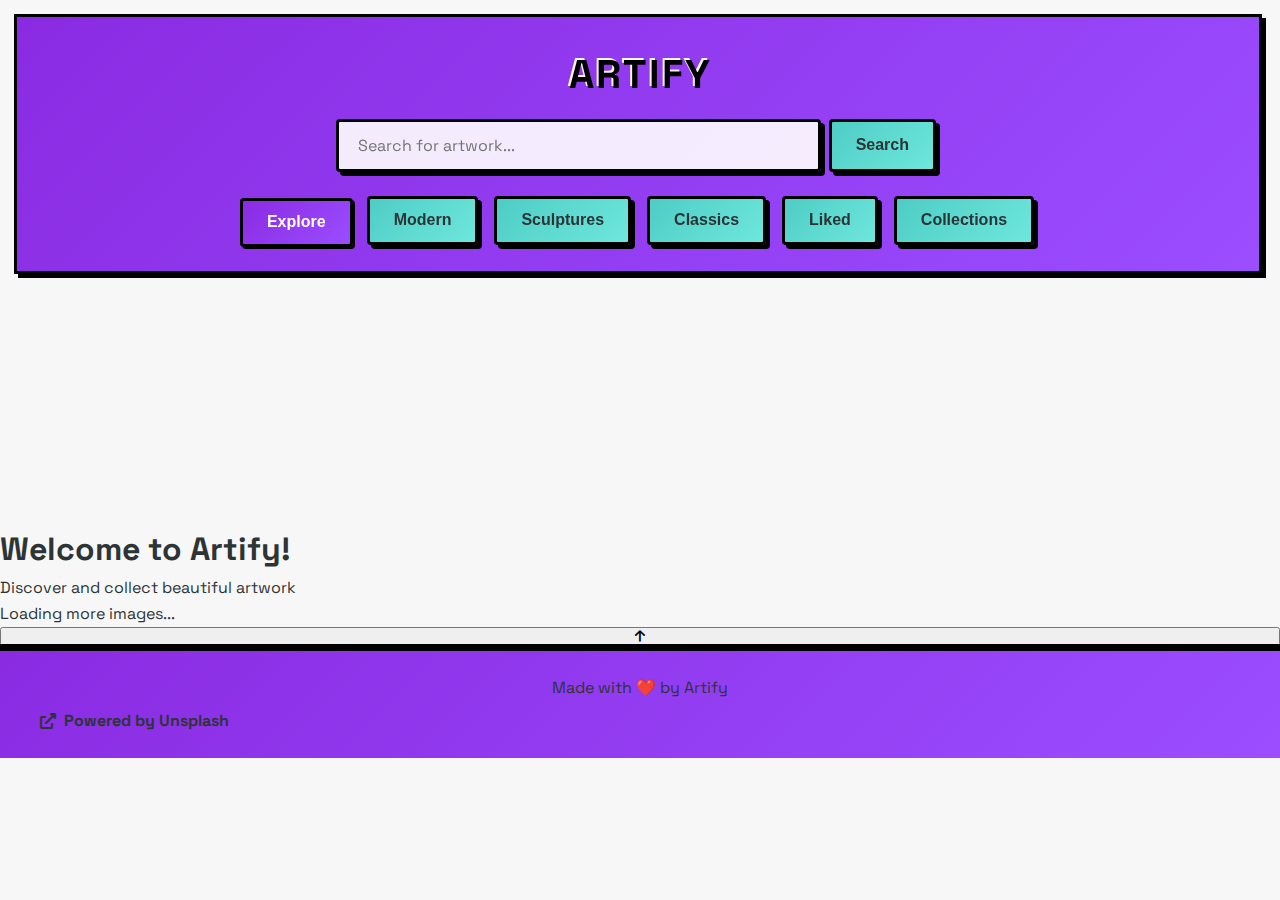
<file: index.html>
<!DOCTYPE html>
<html lang="en">
<head>
    <meta charset="UTF-8">
    <meta name="viewport" content="width=device-width, initial-scale=1.0">
    <title>Artify - Art Gallery</title>
    <link rel="stylesheet" href="src/css/style.css">
    <link href="https://fonts.googleapis.com/css2?family=Space+Grotesk:wght@400;500;600;700&display=swap" rel="stylesheet">
    <link rel="stylesheet" href="https://cdnjs.cloudflare.com/ajax/libs/font-awesome/6.0.0/css/all.min.css">
</head>
<body>
    <header>
        <h1>Artify</h1>
        <div class="search-container">
            <input type="text" id="search-input" placeholder="Search for artwork...">
            <button id="search-btn">Search</button>
        </div>
        <nav>
            <button class="section-btn active" data-section="explore">Explore</button>
            <button class="section-btn" data-section="modern">Modern</button>
            <button class="section-btn" data-section="sculptures">Sculptures</button>
            <button class="section-btn" data-section="classics">Classics</button>
            <button id="liked-page-btn">Liked</button>
            <button id="collections-btn">Collections</button>
        </nav>
    </header>

    <main>
        <div id="gallery-container" class="gallery-container"></div>
    </main>

    <!-- Details Modal -->
    <div id="details-container" class="details-container">
        <button id="close-details-btn" class="close-modal-btn">
            <i class="fas fa-times"></i>
        </button>
        <div class="details-content-wrapper">
            <div id="image-side" class="image-side"></div>
            <div id="details-side" class="details-side"></div>
        </div>
    </div>

    <!-- Collections Modal -->
    <div id="collections-modal" class="modal">
        <div class="modal-content">
            <button class="close-modal-btn">
                <i class="fas fa-times"></i>
            </button>
            <h2>Your Collections</h2>
            <button id="create-collection-btn" class="create-collection-btn">
                <i class="fas fa-plus"></i> Create New Collection
            </button>
            <div id="collections-list" class="collections-list"></div>
        </div>
    </div>

    <!-- Create Collection Modal -->
    <div id="create-collection-modal" class="modal">
        <div class="modal-content">
            <button class="close-modal-btn">
                <i class="fas fa-times"></i>
            </button>
            <h2>Create New Collection</h2>
            <form id="collection-form">
                <div class="form-group">
                    <label for="collection-name">Collection Name</label>
                    <input type="text" id="collection-name" required>
                </div>
                <div class="form-group">
                    <label for="collection-description">Description (optional)</label>
                    <textarea id="collection-description"></textarea>
                </div>
                <button type="submit" class="submit-btn">Create Collection</button>
            </form>
        </div>
    </div>

    <!-- Welcome Message -->
    <div id="welcome-message" class="welcome hidden">
        <h1>Welcome to Artify!</h1>
        <p>Discover and collect beautiful artwork</p>
    </div>

    <!-- Loading Indicator -->
    <div id="loading-indicator" class="loading-indicator">
        Loading more images...
    </div>

    <!-- Scroll to Top Button -->
    <button id="scroll-top-btn" class="scroll-top-btn">
        <i class="fas fa-arrow-up"></i>
    </button>

    <!-- Confirmation Alert -->
    <div class="confirmation-alert" id="unlike-confirmation" style="display: none;">
        <h3>Remove from Liked Images?</h3>
        <p>Are you sure you want to remove this image from your liked collection?</p>
        <div class="confirmation-alert-buttons">
            <button class="confirmation-alert-btn confirm" id="confirm-unlike">Remove</button>
            <button class="confirmation-alert-btn cancel" id="cancel-unlike">Cancel</button>
        </div>
    </div>

    <footer>
        <div class="footer-content">
            <p>Made with ❤️ by Artify</p>
            <a href="https://unsplash.com" target="_blank">
                <i class="fas fa-external-link-alt"></i> Powered by Unsplash
            </a>
        </div>
    </footer>

    <script src="src/js/index.js"></script>
</body>
</html>
</file>
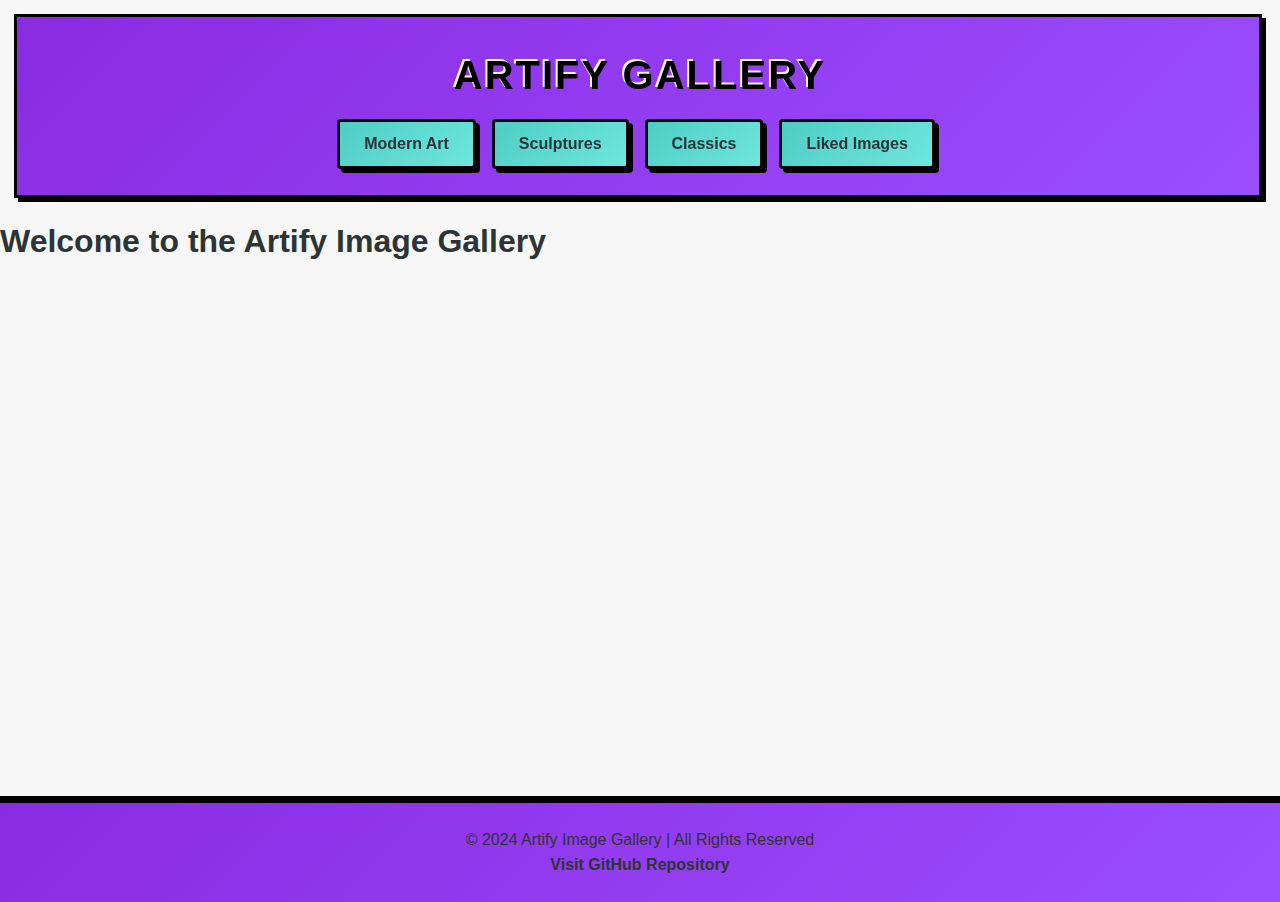
<file: src/index.html>
<!DOCTYPE html>
<html lang="en">
<head>
    <meta charset="UTF-8">
    <meta name="viewport" content="width=device-width, initial-scale=1.0">
    <link href="https://cdnjs.cloudflare.com/ajax/libs/font-awesome/6.0.0-beta3/css/all.min.css" rel="stylesheet">
    <title>Artify Gallery</title>
    <link rel="stylesheet" href="css/style.css">
</head>
<body>
    <header>
        <h1>Artify Gallery</h1>
        <nav>
            <button class="section-btn" data-section="modern">Modern Art</button>
            <button class="section-btn" data-section="sculptures">Sculptures</button>
            <button class="section-btn" data-section="classics">Classics</button>
            <button id="liked-page-btn">Liked Images</button>
        </nav>
    </header>

    <div id="welcome-message" class="welcome hidden">
        <h1>Welcome to the Artify Image Gallery</h1>
    </div>
    
    <div class="gallery-container" id="gallery-container"></div>

    <div class="details-container" id="details-container">
        <button id="close-details-btn"><i class="fa-solid fa-x"></i></button>
        <div id="image-details">
            <div class="image-side" id="image-side"></div>
            <div class="details-side" id="details-side"></div>
        </div>
    </div>

    <footer>
        <p>&copy; 2024 Artify Image Gallery | All Rights Reserved</p>
        <p>
            <a href="https://github.com/netmanoj/artify" target="_blank"> Visit GitHub Repository</a>
        </p>
    </footer>

    <script src="js/index.js"></script>
</body>
</html>
</file>
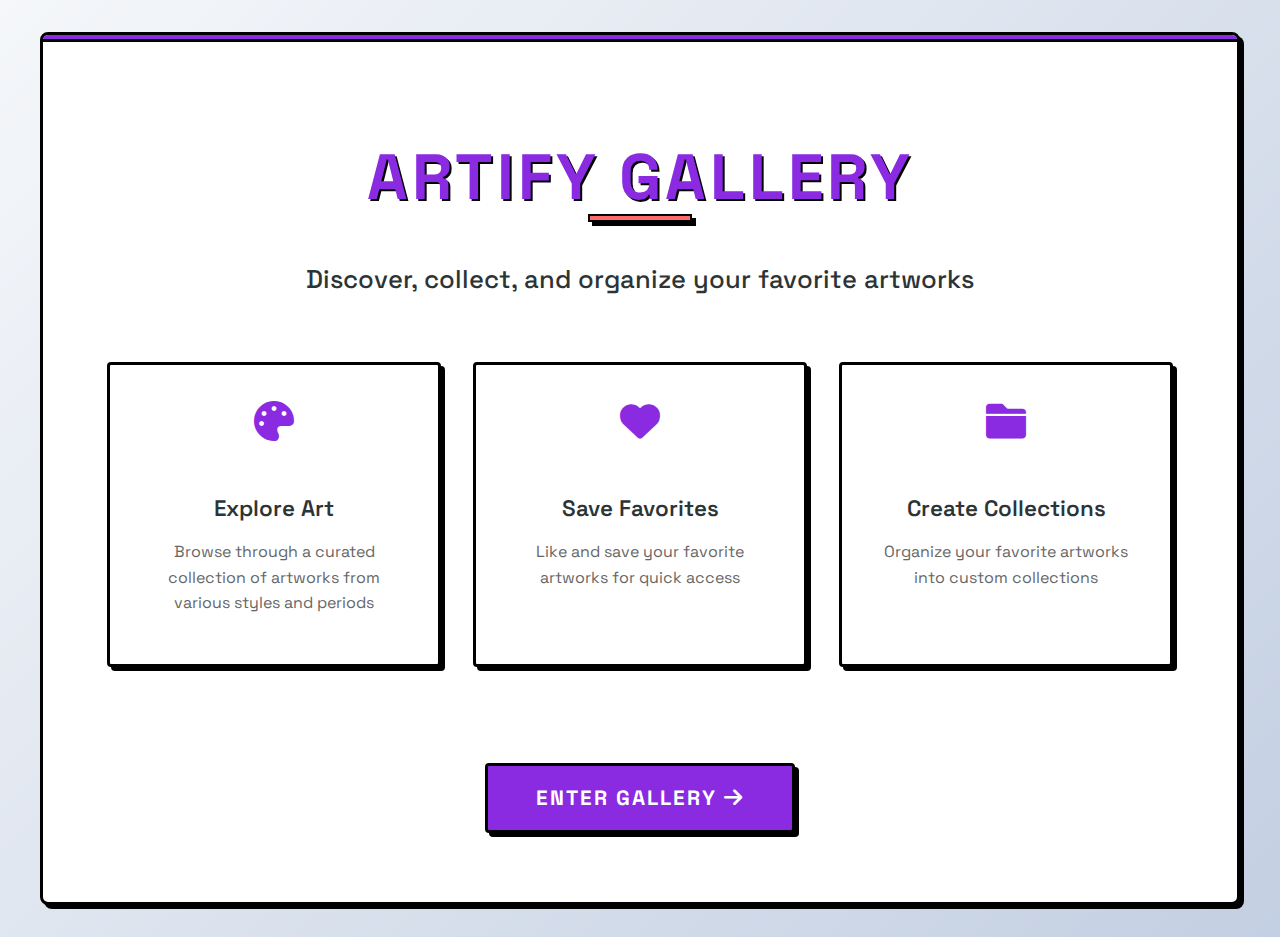
<file: src/landing.html>
<!DOCTYPE html>
<html lang="en">
<head>
    <meta charset="UTF-8">
    <meta name="viewport" content="width=device-width, initial-scale=1.0">
    <link href="https://fonts.googleapis.com/css2?family=Space+Grotesk:wght@400;500;600;700&display=swap" rel="stylesheet">
    <link href="https://cdnjs.cloudflare.com/ajax/libs/font-awesome/6.0.0-beta3/css/all.min.css" rel="stylesheet">
    <title>Artify Gallery</title>
    <style>
        :root {
            --primary-color: #8A2BE2;
            --secondary-color: #4ECDC4;
            --accent-color: #FF6B6B;
            --background-color: #F7F7F7;
            --text-color: #2D3436;
            --shadow-color: #000000;
            --border-width: 3px;
            --card-shadow: 4px 4px 0 var(--shadow-color);
            --hover-shadow: 6px 6px 0 var(--shadow-color);
        }

        body {
            background: var(--background-color);
            margin: 0;
            padding: 0;
            font-family: 'Space Grotesk', sans-serif;
            overflow-x: hidden;
            min-height: 100vh;
            display: flex;
            justify-content: center;
            align-items: center;
            background: linear-gradient(135deg, #f5f7fa 0%, #c3cfe2 100%);
        }

        .landing-container {
            width: 100%;
            max-width: 1200px;
            padding: 2rem;
            margin: 0 auto;
        }

        .landing-content {
            background: #FFFFFF;
            padding: 4rem;
            border: var(--border-width) solid var(--shadow-color);
            box-shadow: var(--card-shadow);
            border-radius: 8px;
            text-align: center;
            position: relative;
            overflow: hidden;
        }

        .landing-content::before {
            content: '';
            position: absolute;
            top: 0;
            left: 0;
            right: 0;
            height: 4px;
            background: var(--primary-color);
            border-bottom: var(--border-width) solid var(--shadow-color);
        }

        .landing-title {
            font-size: clamp(3rem, 5vw, 4.5rem);
            margin-bottom: 1.5rem;
            color: var(--primary-color);
            text-transform: uppercase;
            letter-spacing: 4px;
            text-shadow: 2px 2px 0 var(--shadow-color);
            position: relative;
            display: inline-block;
            line-height: 1.1;
        }

        .landing-title::after {
            content: '';
            position: absolute;
            bottom: -10px;
            left: 50%;
            transform: translateX(-50%);
            width: 100px;
            height: 4px;
            background: var(--accent-color);
            border: 2px solid var(--shadow-color);
            box-shadow: var(--card-shadow);
        }

        .landing-subtitle {
            font-size: clamp(1.2rem, 2vw, 1.8rem);
            margin-bottom: 3rem;
            color: var(--text-color);
            font-weight: 500;
            line-height: 1.4;
        }

        .landing-features {
            display: grid;
            grid-template-columns: repeat(auto-fit, minmax(300px, 1fr));
            gap: 2rem;
            margin: 4rem 0;
        }

        .feature-card {
            padding: 2rem;
            background: #FFFFFF;
            border: var(--border-width) solid var(--shadow-color);
            box-shadow: var(--card-shadow);
            border-radius: 4px;
            transition: all 0.3s ease;
            position: relative;
            overflow: hidden;
            display: flex;
            flex-direction: column;
            align-items: center;
            text-align: center;
            gap: 1.5rem;
        }

        .feature-card::before {
            content: '';
            position: absolute;
            top: 0;
            left: 0;
            width: 100%;
            height: 100%;
            background: linear-gradient(45deg, transparent, rgba(255,255,255,0.1), transparent);
            transform: translateX(-100%);
            transition: 0.5s;
        }

        .feature-card:hover::before {
            transform: translateX(100%);
        }

        .feature-card:hover {
            transform: translate(-4px, -4px);
            box-shadow: var(--hover-shadow);
        }

        .feature-icon {
            font-size: 2.5rem;
            color: var(--primary-color);
            position: relative;
            display: inline-block;
        }

        .feature-icon::after {
            content: '';
            position: absolute;
            width: 60px;
            height: 60px;
            background: var(--accent-color);
            border: 2px solid var(--shadow-color);
            box-shadow: var(--card-shadow);
            z-index: -1;
            top: 50%;
            left: 50%;
            transform: translate(-50%, -50%);
            border-radius: 50%;
            opacity: 0.2;
        }

        .feature-content {
            flex: 1;
        }

        .feature-title {
            font-size: 1.4rem;
            margin-bottom: 1rem;
            color: var(--text-color);
            font-weight: 600;
        }

        .feature-description {
            color: #666;
            font-size: 1rem;
            line-height: 1.6;
        }

        .enter-app-btn {
            display: inline-block;
            background: var(--primary-color);
            color: #FFFFFF;
            border: var(--border-width) solid var(--shadow-color);
            padding: 1.2rem 3rem;
            font-size: 1.3rem;
            font-weight: bold;
            text-decoration: none;
            box-shadow: var(--card-shadow);
            transition: all 0.3s ease;
            margin-top: 2rem;
            border-radius: 4px;
            position: relative;
            overflow: hidden;
            text-transform: uppercase;
            letter-spacing: 2px;
        }

        .enter-app-btn::before {
            content: '';
            position: absolute;
            top: 0;
            left: -100%;
            width: 100%;
            height: 100%;
            background: linear-gradient(90deg, transparent, rgba(255,255,255,0.2), transparent);
            transition: 0.5s;
        }

        .enter-app-btn:hover::before {
            left: 100%;
        }

        .enter-app-btn:hover {
            transform: translate(-4px, -4px);
            box-shadow: var(--hover-shadow);
            background: var(--accent-color);
        }

        @media (max-width: 768px) {
            .landing-container {
                padding: 1rem;
            }

            .landing-content {
                padding: 2rem;
            }

            .landing-features {
                gap: 1.5rem;
            }

            .feature-card {
                padding: 1.5rem;
            }
        }

        @media (max-width: 480px) {
            .landing-content {
                padding: 1.5rem;
            }

            .landing-features {
                gap: 1rem;
            }

            .feature-card {
                padding: 1.5rem;
            }
        }
    </style>
</head>
<body>
    <div class="landing-container">
        <div class="landing-content">
            <h1 class="landing-title">Artify Gallery</h1>
            <p class="landing-subtitle">Discover, collect, and organize your favorite artworks</p>
            
            <div class="landing-features">
                <div class="feature-card">
                    <div class="feature-icon">
                        <i class="fas fa-palette"></i>
                    </div>
                    <div class="feature-content">
                        <h3 class="feature-title">Explore Art</h3>
                        <p class="feature-description">Browse through a curated collection of artworks from various styles and periods</p>
                    </div>
                </div>
                
                <div class="feature-card">
                    <div class="feature-icon">
                        <i class="fas fa-heart"></i>
                    </div>
                    <div class="feature-content">
                        <h3 class="feature-title">Save Favorites</h3>
                        <p class="feature-description">Like and save your favorite artworks for quick access</p>
                    </div>
                </div>
                
                <div class="feature-card">
                    <div class="feature-icon">
                        <i class="fas fa-folder"></i>
                    </div>
                    <div class="feature-content">
                        <h3 class="feature-title">Create Collections</h3>
                        <p class="feature-description">Organize your favorite artworks into custom collections</p>
                    </div>
                </div>
            </div>
            
            <a href="index.html" class="enter-app-btn">
                Enter Gallery <i class="fas fa-arrow-right"></i>
            </a>
        </div>
    </div>
</body>
</html>
</file>
<file: src/css/style.css>
* {
  box-sizing: border-box;
  margin: 0;
  padding: 0;
}

:root {
  --primary-color: #8A2BE2; /* Purple */
  --secondary-color: #4ECDC4;
  --background-color: #F7F7F7;
  --text-color: #2D3436;
  --shadow-color: #000000;
  --border-width: 3px;
  --transition-speed: 0.3s;
  --hover-transform: translate(0, 0);
  --default-transform: translate(-2px, -2px);
  --card-shadow: 4px 4px 0 var(--shadow-color);
  --hover-shadow: 2px 2px 0 var(--shadow-color);
  --gradient-primary: linear-gradient(135deg, var(--primary-color), #9B4DFF);
  --gradient-secondary: linear-gradient(135deg, var(--secondary-color), #6EE7DE);
}

html, body {
  height: 100%;
  margin: 0;
  font-family: 'Space Grotesk', sans-serif;
  background-color: var(--background-color);
  color: var(--text-color);
  display: flex;
  flex-direction: column;
  line-height: 1.6;
  min-height: 100vh;
  scroll-behavior: smooth;
}

body {
  display: flex;
  flex-direction: column;
  min-height: 100vh;
  margin: 0;
  padding: 0;
}

header {
  background: var(--gradient-primary);
  padding: 1.5rem;
  box-shadow: var(--card-shadow);
  border: var(--border-width) solid var(--shadow-color);
  margin: 1rem;
  transform: var(--default-transform);
  position: sticky;
  top: 0;
  z-index: 100;
  backdrop-filter: blur(10px);
  -webkit-backdrop-filter: blur(10px);
}

header h1 {
  font-size: 2.5rem;
  text-align: center;
  margin-bottom: 1rem;
  text-transform: uppercase;
  letter-spacing: 2px;
  text-shadow: 2px 2px 0 var(--shadow-color);
  background: linear-gradient(45deg, #fff, #f0f0f0);
  -webkit-background-clip: text;
  -webkit-text-fill-color: transparent;
}

.search-container {
  display: flex;
  justify-content: center;
  gap: 0.5rem;
  margin-bottom: 1.5rem;
  max-width: 600px;
  margin-left: auto;
  margin-right: auto;
  position: relative;
}

#search-input {
  flex: 1;
  padding: 0.8rem 1.2rem;
  font-size: 1rem;
  border: var(--border-width) solid var(--shadow-color);
  box-shadow: var(--card-shadow);
  transform: var(--default-transform);
  transition: all var(--transition-speed) ease;
  font-family: 'Space Grotesk', sans-serif;
  border-radius: 4px;
  background: rgba(255, 255, 255, 0.9);
}

#search-input:focus {
  outline: none;
  transform: var(--hover-transform);
  box-shadow: var(--hover-shadow);
  background: white;
}

#search-btn {
  background: var(--gradient-secondary);
  color: var(--text-color);
  border: var(--border-width) solid var(--shadow-color);
  padding: 0.8rem 1.5rem;
  font-size: 1rem;
  font-weight: bold;
  cursor: pointer;
  box-shadow: var(--card-shadow);
  transform: var(--default-transform);
  transition: all var(--transition-speed) ease;
  border-radius: 4px;
  position: relative;
  overflow: hidden;
}

#search-btn:hover {
  transform: var(--hover-transform);
  box-shadow: var(--hover-shadow);
  background: var(--gradient-primary);
  color: white;
}

nav {
  display: flex;
  justify-content: center;
  gap: 1rem;
  flex-wrap: wrap;
}

button.section-btn, #liked-page-btn, #collections-btn, .home-btn {
  background: var(--gradient-secondary);
  color: var(--text-color);
  border: var(--border-width) solid var(--shadow-color);
  padding: 0.8rem 1.5rem;
  font-size: 1rem;
  font-weight: bold;
  cursor: pointer;
  box-shadow: var(--card-shadow);
  transform: var(--default-transform);
  transition: all var(--transition-speed) ease;
  border-radius: 4px;
  position: relative;
  overflow: hidden;
  text-decoration: none;
  display: inline-flex;
  align-items: center;
  gap: 0.5rem;
}

button.section-btn:hover, #liked-page-btn:hover, #collections-btn:hover, .home-btn:hover {
  transform: var(--hover-transform);
  box-shadow: var(--hover-shadow);
  background: var(--gradient-primary);
  color: white;
}

button.section-btn.active, #liked-page-btn.active {
  background: var(--gradient-primary);
  color: white;
  transform: var(--hover-transform);
  box-shadow: var(--hover-shadow);
}

.gallery-container {
  columns: 5 300px;
  column-gap: 1.5rem;
  padding: 1.5rem;
  flex: 1 0 auto;
  position: relative;
  min-height: 200px;
  margin-bottom: 2rem;
  animation: fadeIn 0.5s ease;
  width: 100%;
  max-width: 1800px;
  margin-left: auto;
  margin-right: auto;
}

.image-card {
  break-inside: avoid;
  background-color: white;
  border: var(--border-width) solid var(--shadow-color);
  box-shadow: var(--card-shadow);
  transform: var(--default-transform);
  transition: all var(--transition-speed) ease;
  position: relative;
  overflow: visible;
  margin-bottom: 1.5rem;
  border-radius: 4px;
  width: 100%;
  height: auto;
  display: block;
}

.image-card:hover {
  transform: var(--hover-transform);
  box-shadow: var(--hover-shadow);
  z-index: 1;
}

.image-card img {
  width: 100%;
  height: auto;
  display: block;
  object-fit: cover;
  transition: transform var(--transition-speed) ease;
  opacity: 0;
  animation: imageLoad 0.3s ease forwards;
}

@keyframes imageLoad {
  from {
    opacity: 0;
  }
  to {
    opacity: 1;
  }
}

.image-card:hover img {
  transform: scale(1.02);
}

.heart-icon-container {
  position: absolute;
  top: 1rem;
  right: 1rem;
  width: 2.5rem;
  height: 2.5rem;
  cursor: pointer;
  transition: all var(--transition-speed) ease;
  z-index: 2;
  opacity: 0;
  transform: scale(0.8);
  filter: drop-shadow(2px 2px 0 var(--shadow-color));
}

.image-card:hover .heart-icon-container {
  opacity: 1;
  transform: scale(1);
}

.heart-icon {
  width: 100%;
  height: 100%;
  transition: all var(--transition-speed) ease;
}

.heart-icon.white {
  color: white;
}

.heart-icon.purple {
  color: var(--primary-color);
  animation: heartBeat 0.3s ease;
}

@keyframes heartBeat {
  0% { transform: scale(1); }
  50% { transform: scale(1.2); }
  100% { transform: scale(1); }
}

.remove-from-collection-btn {
  position: absolute;
  top: 1rem;
  right: 4rem;
  background: rgba(255, 68, 68, 0.9);
  color: white;
  border: var(--border-width) solid var(--shadow-color);
  box-shadow: var(--card-shadow);
  width: 2.5rem;
  height: 2.5rem;
  border-radius: 50%;
  cursor: pointer;
  display: flex;
  align-items: center;
  justify-content: center;
  opacity: 0;
  transition: all var(--transition-speed) ease;
  z-index: 2;
  transform: scale(0.8);
}

.image-card:hover .remove-from-collection-btn {
  opacity: 1;
  transform: scale(1);
}

.remove-from-collection-btn:hover {
  background: #ff4444;
  transform: scale(1.1);
}

/* Details Modal Styles */
.details-container {
  display: none;
  position: fixed;
  top: 50%;
  left: 50%;
  transform: translate(-50%, -50%);
  background-color: white;
  border: var(--border-width) solid var(--shadow-color);
  box-shadow: 8px 8px 0 var(--shadow-color);
  padding: 2rem;
  z-index: 1000;
  max-width: 90%;
  width: 1200px;
  max-height: 90vh;
  overflow-y: auto;
  border-radius: 8px;
}

.details-content-wrapper {
  display: flex;
  gap: 2rem;
}

.image-side {
  flex: 1;
  position: relative;
}

.details-side {
  flex: 1;
}

.details-image {
  width: 100%;
  max-height: 60vh;
  object-fit: contain;
  border: var(--border-width) solid var(--shadow-color);
  box-shadow: 4px 4px 0 var(--shadow-color);
}

.details-content {
  padding: 1.5rem;
  background-color: var(--background-color);
  border: var(--border-width) solid var(--shadow-color);
  box-shadow: 4px 4px 0 var(--shadow-color);
}

.details-title {
  font-size: 2rem;
  margin-bottom: 1.5rem;
  color: var(--text-color);
}

.details-info {
  display: flex;
  flex-direction: column;
  gap: 1rem;
}

.details-actions {
  display: flex;
  gap: 1rem;
  margin-top: 1rem;
  align-items: center;
}

.details-like-btn {
  background: none;
  border: none;
  cursor: pointer;
  display: flex;
  align-items: center;
  gap: 0.5rem;
  padding: 0.5rem 1rem;
  border-radius: 4px;
  transition: all var(--transition-speed) ease;
  color: var(--text-color);
  font-weight: bold;
  font-size: 1.1rem;
}

.details-like-btn i {
  font-size: 1.5rem;
  transition: all var(--transition-speed) ease;
}

.details-like-btn:hover {
  transform: translateY(-2px);
  color: var(--primary-color);
}

.details-like-btn i.purple {
  color: var(--primary-color);
  animation: heartBeat 0.3s ease;
}

.details-like-btn .likes-count {
  font-size: 1.1rem;
  margin-left: 0.3rem;
}

.artist-name, .likes-count {
  font-size: 1.2rem;
  font-weight: bold;
}

.unsplash-link {
  display: inline-block;
  background-color: var(--secondary-color);
  color: var(--text-color);
  text-decoration: none;
  padding: 0.8rem 1.5rem;
  border: var(--border-width) solid var(--shadow-color);
  box-shadow: 4px 4px 0 var(--shadow-color);
  transform: translate(-2px, -2px);
  transition: all 0.2s ease;
}

.unsplash-link:hover {
  transform: translate(0, 0);
  box-shadow: 2px 2px 0 var(--shadow-color);
}

.location, .camera {
  font-size: 1.1rem;
  margin-top: 0.5rem;
}

#close-details-btn {
  position: absolute;
  top: 1rem;
  right: 1rem;
  background-color: var(--secondary-color);
  color: var(--text-color);
  width: 2.5rem;
  height: 2.5rem;
  border: var(--border-width) solid var(--shadow-color);
  box-shadow: 4px 4px 0 var(--shadow-color);
  border-radius: 50%;
  font-size: 1.2rem;
  cursor: pointer;
  display: flex;
  align-items: center;
  justify-content: center;
  transition: all 0.2s ease;
  transform: translate(-2px, -2px);
  z-index: 1001;
}

#close-details-btn:hover {
  transform: translate(0, 0);
  box-shadow: 2px 2px 0 var(--shadow-color);
  background-color: var(--primary-color);
  color: white;
}

#close-details-btn:active {
  transform: translate(2px, 2px);
  box-shadow: none;
}

/* Create Collection Modal Styles */
.modal {
  display: none;
  position: fixed;
  top: 0;
  left: 0;
  width: 100%;
  height: 100%;
  background-color: rgba(0, 0, 0, 0.5);
  z-index: 2000;
  justify-content: center;
  align-items: center;
}

.modal-content {
  background: #FFFFFF;
  padding: 2rem;
  border: 3px solid #000000;
  box-shadow: 4px 4px 0 #000000;
  max-width: 500px;
  width: 90%;
  position: relative;
}

.modal h2 {
  font-size: 2rem;
  margin-bottom: 1.5rem;
  color: #000000;
  text-transform: uppercase;
  letter-spacing: 1px;
}

.form-group {
  margin-bottom: 1.5rem;
}

.form-group label {
  display: block;
  font-size: 1.1rem;
  margin-bottom: 0.5rem;
  color: #000000;
  font-weight: 600;
}

.form-group input,
.form-group textarea {
  width: 100%;
  padding: 0.8rem;
  font-size: 1rem;
  border: 2px solid #000000;
  box-shadow: 4px 4px 0 #000000;
  background: #FFFFFF;
  font-family: 'Space Grotesk', sans-serif;
}

.form-group textarea {
  min-height: 100px;
  resize: vertical;
}

.submit-btn {
  background: #000000;
  color: #FFFFFF;
  border: 2px solid #000000;
  padding: 0.8rem 1.5rem;
  font-size: 1.1rem;
  font-weight: bold;
  cursor: pointer;
  box-shadow: 4px 4px 0 #000000;
  width: 100%;
  text-transform: uppercase;
  letter-spacing: 1px;
  margin-top: 1rem;
}

.submit-btn:hover {
  transform: translate(-2px, -2px);
  box-shadow: 6px 6px 0 #000000;
}

.close-modal-btn {
  position: absolute;
  top: 1rem;
  right: 1rem;
  background: #FFFFFF;
  color: #000000;
  width: 2rem;
  height: 2rem;
  border: 2px solid #000000;
  box-shadow: 4px 4px 0 #000000;
  border-radius: 50%;
  font-size: 1rem;
  cursor: pointer;
  display: flex;
  align-items: center;
  justify-content: center;
}

.close-modal-btn:hover {
  transform: translate(-2px, -2px);
  box-shadow: 6px 6px 0 #000000;
}

@media (max-width: 768px) {
  .modal-content {
    padding: 1.5rem;
    width: 95%;
  }

  .modal h2 {
    font-size: 1.8rem;
  }

  .form-group label {
    font-size: 1rem;
  }

  .form-group input,
  .form-group textarea {
    padding: 0.6rem;
    font-size: 0.9rem;
  }

  .submit-btn {
    padding: 0.8rem 1rem;
    font-size: 1rem;
  }
}

/* Collections List Styles */
.collections-list {
  display: grid;
  grid-template-columns: repeat(auto-fill, minmax(250px, 1fr));
  gap: 1rem;
  margin-top: 1.5rem;
}

.collection-card {
  background: #FFFFFF;
  border: 2px solid #000000;
  box-shadow: 4px 4px 0 #000000;
  padding: 1.5rem;
  cursor: pointer;
  transition: all 0.2s ease;
  border-radius: 4px;
}

.collection-card:hover {
  transform: translate(-2px, -2px);
  box-shadow: 6px 6px 0 #000000;
}

.collection-header {
  display: flex;
  justify-content: space-between;
  align-items: center;
  margin-bottom: 0.5rem;
}

.collection-header h3 {
  font-size: 1.2rem;
  color: #000000;
  margin: 0;
}

.delete-collection-btn {
  background: none;
  border: none;
  color: #ff4444;
  cursor: pointer;
  padding: 0.5rem;
  font-size: 1.1rem;
}

.delete-collection-btn:hover {
  color: #ff6666;
}

.image-count {
  color: #666;
  font-size: 0.9rem;
  margin-top: 0.5rem;
}

/* Create Collection Button */
.create-collection-btn {
  background: #FFFFFF;
  color: #000000;
  border: 2px solid #000000;
  padding: 1rem;
  font-size: 1rem;
  font-weight: bold;
  cursor: pointer;
  box-shadow: 4px 4px 0 #000000;
  width: 100%;
  display: flex;
  align-items: center;
  justify-content: center;
  gap: 0.5rem;
  transition: all 0.2s ease;
  margin-bottom: 1.5rem;
}

.create-collection-btn:hover {
  transform: translate(-2px, -2px);
  box-shadow: 6px 6px 0 #000000;
}

/* Add to Collection Button */
.add-to-collection-btn {
  background: #FFFFFF;
  color: #000000;
  border: 2px solid #000000;
  padding: 0.8rem 1.5rem;
  font-size: 1rem;
  font-weight: bold;
  cursor: pointer;
  box-shadow: 4px 4px 0 #000000;
  display: flex;
  align-items: center;
  gap: 0.5rem;
  margin-top: 1rem;
  transition: all 0.2s ease;
}

.add-to-collection-btn:hover {
  transform: translate(-2px, -2px);
  box-shadow: 6px 6px 0 #000000;
}

/* Collection Mode Indicator */
.add-to-collection-mode .collection-card {
  cursor: pointer;
  position: relative;
}

.add-to-collection-mode .collection-card::after {
  content: 'Click to add image';
  position: absolute;
  bottom: 0.5rem;
  right: 0.5rem;
  font-size: 0.8rem;
  color: #000000;
  background: #FFFFFF;
  padding: 0.3rem 0.6rem;
  border: 2px solid #000000;
  box-shadow: 2px 2px 0 #000000;
  border-radius: 4px;
  opacity: 0;
  transition: opacity 0.3s ease;
}

.add-to-collection-mode .collection-card:hover::after {
  opacity: 1;
}

/* No Collections Message */
.no-collections {
  text-align: center;
  padding: 2rem;
  font-size: 1.2rem;
  color: #000000;
  background: #FFFFFF;
  border: 2px solid #000000;
  box-shadow: 4px 4px 0 #000000;
  margin: 2rem auto;
  max-width: 300px;
  border-radius: 4px;
}

/* Unlike Confirmation Alert Styles */
.confirmation-alert {
  position: fixed;
  top: 50%;
  left: 50%;
  transform: translate(-50%, -50%);
  background: #FFFFFF;
  padding: 2rem;
  border: 2px solid #000000;
  box-shadow: 4px 4px 0 #000000;
  z-index: 3000;
  max-width: 400px;
  width: 90%;
  text-align: center;
  border-radius: 4px;
}

.confirmation-alert h3 {
  font-size: 1.5rem;
  margin-bottom: 1rem;
  color: #000000;
}

.confirmation-alert p {
  margin-bottom: 1.5rem;
  color: #000000;
  font-size: 1.1rem;
}

.confirmation-alert-buttons {
  display: flex;
  gap: 1rem;
  justify-content: center;
}

.confirmation-alert-btn {
  padding: 0.8rem 1.5rem;
  font-size: 1rem;
  font-weight: bold;
  cursor: pointer;
  border: 2px solid #000000;
  box-shadow: 4px 4px 0 #000000;
  transform: translate(-2px, -2px);
  transition: all 0.2s ease;
  border-radius: 4px;
}

.confirmation-alert-btn:hover {
  transform: translate(0, 0);
  box-shadow: 2px 2px 0 #000000;
}

.confirmation-alert-btn.confirm {
  background: #ff4444;
  color: #FFFFFF;
}

.confirmation-alert-btn.confirm:hover {
  background: #ff6666;
}

.confirmation-alert-btn.cancel {
  background: #FFFFFF;
  color: #000000;
}

.confirmation-alert-btn.cancel:hover {
  background: #f0f0f0;
}

/* Overlay for confirmation alert */
.confirmation-alert::before {
  content: '';
  position: fixed;
  top: 0;
  left: 0;
  right: 0;
  bottom: 0;
  background-color: rgba(0, 0, 0, 0.5);
  z-index: -1;
}

/* Animation for removing images */
.image-card.removing {
  animation: fadeOut 0.3s ease forwards;
}

@keyframes fadeOut {
  from {
    opacity: 1;
    transform: translateY(0);
  }
  to {
    opacity: 0;
    transform: translateY(20px);
  }
}

/* Footer */
footer {
  background: var(--gradient-primary);
  color: var(--text-color);
  text-align: center;
  padding: 1.5rem;
  margin: 0;
  border-top: var(--border-width) solid var(--shadow-color);
  box-shadow: 0 -4px 0 var(--shadow-color);
  transform: translateY(2px);
  position: relative;
}

.footer-content {
  max-width: 1200px;
  margin: 0 auto;
  display: flex;
  flex-direction: column;
  gap: 0.5rem;
}

footer a {
  color: var(--text-color);
  text-decoration: none;
  font-weight: bold;
  transition: all var(--transition-speed) ease;
  display: inline-flex;
  align-items: center;
  gap: 0.5rem;
  position: relative;
}

footer a:hover {
  color: white;
  transform: translateY(-2px);
}

/* Responsive Design */
@media (max-width: 1800px) {
  .gallery-container {
    columns: 4 300px;
  }
}

@media (max-width: 1400px) {
  .gallery-container {
    columns: 3 300px;
  }
}

@media (max-width: 1000px) {
  .gallery-container {
    columns: 2 300px;
    padding: 1rem;
  }
}

@media (max-width: 600px) {
  .gallery-container {
    columns: 1 300px;
    padding: 0.8rem;
  }

  .image-card {
    margin-bottom: 1rem;
  }

  .heart-icon-container,
  .remove-from-collection-btn {
    width: 2rem;
    height: 2rem;
    top: 0.8rem;
  }

  .heart-icon-container {
    right: 0.8rem;
  }

  .remove-from-collection-btn {
    right: 3rem;
  }

  .confirmation-alert {
    padding: 1.5rem;
    width: 95%;
  }

  .confirmation-alert h3 {
    font-size: 1.3rem;
  }

  .confirmation-alert p {
    font-size: 1rem;
  }

  .confirmation-alert-buttons {
    flex-direction: column;
    gap: 0.8rem;
  }

  .confirmation-alert-btn {
    width: 100%;
    padding: 0.8rem 1rem;
  }
}

@media (max-width: 768px) {
  .gallery-container {
    columns: 2 300px;
    padding: 1rem;
  }

  .details-container {
    width: 95%;
    padding: 1rem;
  }

  .details-title {
    font-size: 1.5rem;
  }

  header {
    margin: 0.5rem;
    padding: 1rem;
  }

  header h1 {
    font-size: 2rem;
  }

  button.section-btn, #liked-page-btn, #collections-btn {
    padding: 0.6rem 1rem;
    font-size: 0.9rem;
  }

  .details-actions {
    flex-wrap: wrap;
  }

  .details-like-btn {
    padding: 0.4rem 0.8rem;
    font-size: 1rem;
  }

  .details-like-btn i {
    font-size: 1.3rem;
  }
}

@media (max-width: 480px) {
  .gallery-container {
    columns: 1 300px;
  }

  header h1 {
    font-size: 1.8rem;
  }

  .search-container {
    flex-direction: column;
  }

  #search-btn {
    width: 100%;
  }
}
</file>
